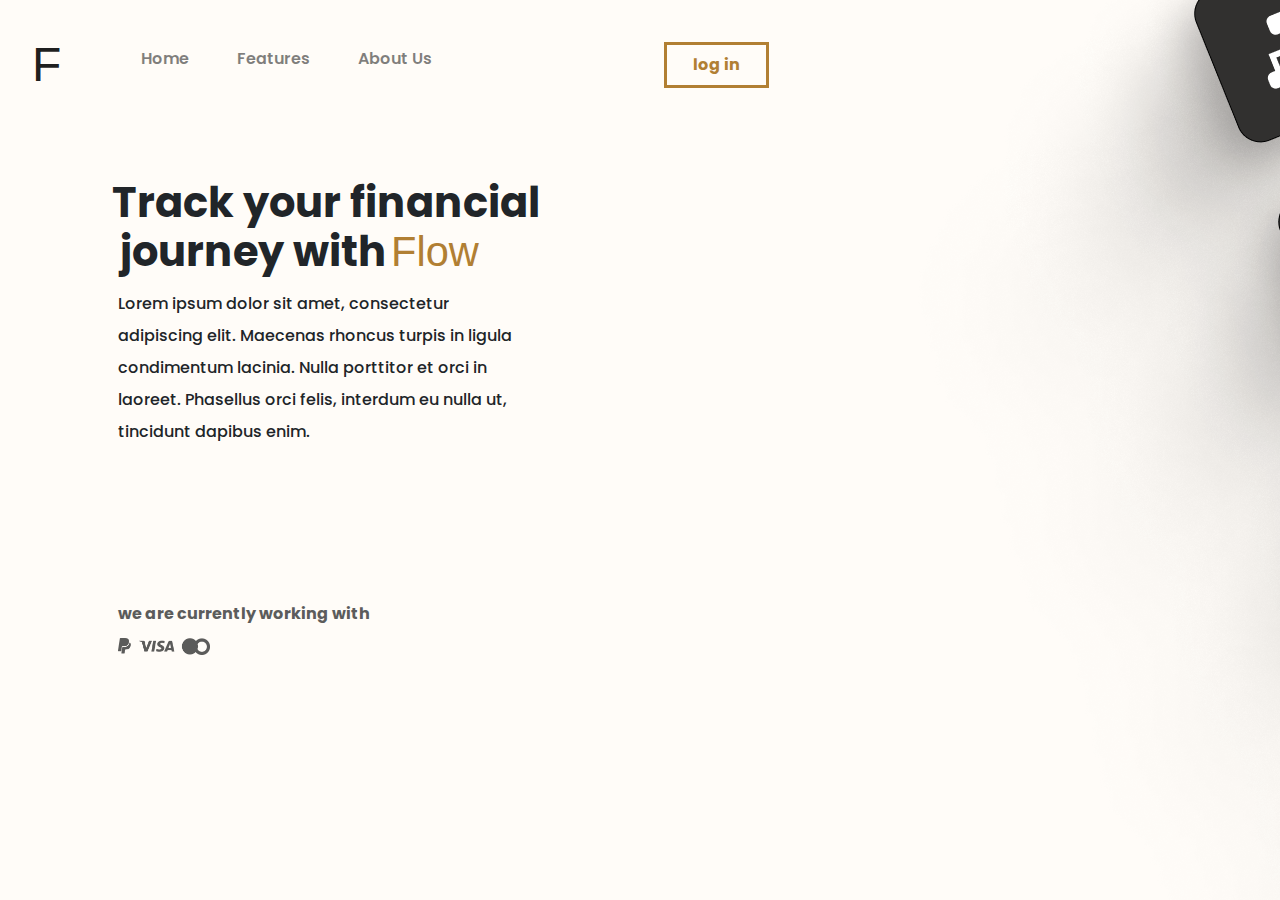
<file: Flow-Directory-Updated [12-16-22]/Index.html>
<!DOCTYPE html>
<head>
    <meta charset="UTF-8">
    <meta http-equiv="X-UA-Compatible" content="IE=edge">
    <meta name="viewport" content="width=device-width, initial-scale=1.0">

    <link rel="icon" href="flow-white.png">
    <link href="https://fonts.googleapis.com/icon?family=Material+Icons"
      rel="stylesheet">
    <link href="https://fonts.googleapis.com/css2?family=Material+Symbols+Outlined" rel="stylesheet" />

     <!-- Bootstrap CSS -->
     <link rel="stylesheet" href="https://cdn.jsdelivr.net/npm/bootstrap@4.0.0/dist/css/bootstrap.min.css" 
     integrity="sha384-Gn5384xqQ1aoWXA+058RXPxPg6fy4IWvTNh0E263XmFcJlSAwiGgFAW/dAiS6JXm" crossorigin="anonymous">

    <!--STYLESHEET-->
    <link rel="stylesheet" href="css/landing-style.css">

    <title>Flow Finance</title>

</head>
<body>
    <!-- Optional JavaScript -->
    <!-- jQuery first, then Popper.js, then Bootstrap JS -->
    <script src="https://code.jquery.com/jquery-3.2.1.slim.min.js" integrity="sha384-KJ3o2DKtIkvYIK3UENzmM7KCkRr/rE9/Qpg6aAZGJwFDMVNA/GpGFF93hXpG5KkN"
     crossorigin="anonymous"></script>
    <script src="https://cdn.jsdelivr.net/npm/popper.js@1.12.9/dist/umd/popper.min.js" integrity="sha384-ApNbgh9B+Y1QKtv3Rn7W3mgPxhU9K/ScQsAP7hUibX39j7fakFPskvXusvfa0b4Q" 
    crossorigin="anonymous"></script>
    <script src="https://cdn.jsdelivr.net/npm/bootstrap@4.0.0/dist/js/bootstrap.min.js" integrity="sha384-JZR6Spejh4U02d8jOt6vLEHfe/JQGiRRSQQxSfFWpi1MquVdAyjUar5+76PVCmYl" 
    crossorigin="anonymous"></script>

<!--NAVBAR-->
    <nav class="navbar navbar-expand-lg navbar-light">
        <a class="navbar-brand logo" href="#">F</a>
        <button class="navbar-toggler" type="button" data-toggle="collapse" data-target="#navbarNav" aria-controls="navbarNav" aria-expanded="false" aria-label="Toggle navigation">
          <span class="navbar-toggler-icon"></span>
        </button>
        <div class="collapse navbar-collapse" id="navbarNav">
          <ul class="navbar-nav">
            <li class="nav-item ">
              <a class="nav-link" href="Index.html">Home <span class="sr-only"></span></a>
            </li>
            <li class="nav-item">
              <a class="nav-link" href="Features.html">Features</a>
            </li>
            <li class="nav-item">
              <a class="nav-link" href="About-us.html">About Us</a>
            </li>
            <li>
                <form>
                    <button formaction="log-in.html" class="add-button outlined" value="log in">log in </button>
                </form>
            </li>

          </ul>
        </div>
      </nav>

    <!--CONTENT-->
    <div class="texts">
        <h1 class="big-texts">Track your financial</h1>
        <span class="big-texts span-t">journey with</span>
        <span class="text-highlight">Flow</span>
        <p class="small-texts">
            Lorem ipsum dolor sit amet, consectetur adipiscing elit. Maecenas rhoncus 
            turpis in ligula condimentum lacinia. Nulla porttitor et orci in laoreet. Phasellus orci felis, interdum eu nulla ut, tincidunt dapibus enim. 
        </p>

        <p class="notes">we are currently working with</p>
        <img src="media/icons-1.png" class="small-icons">
    </div>
     
      
</body>
</html>
</file>
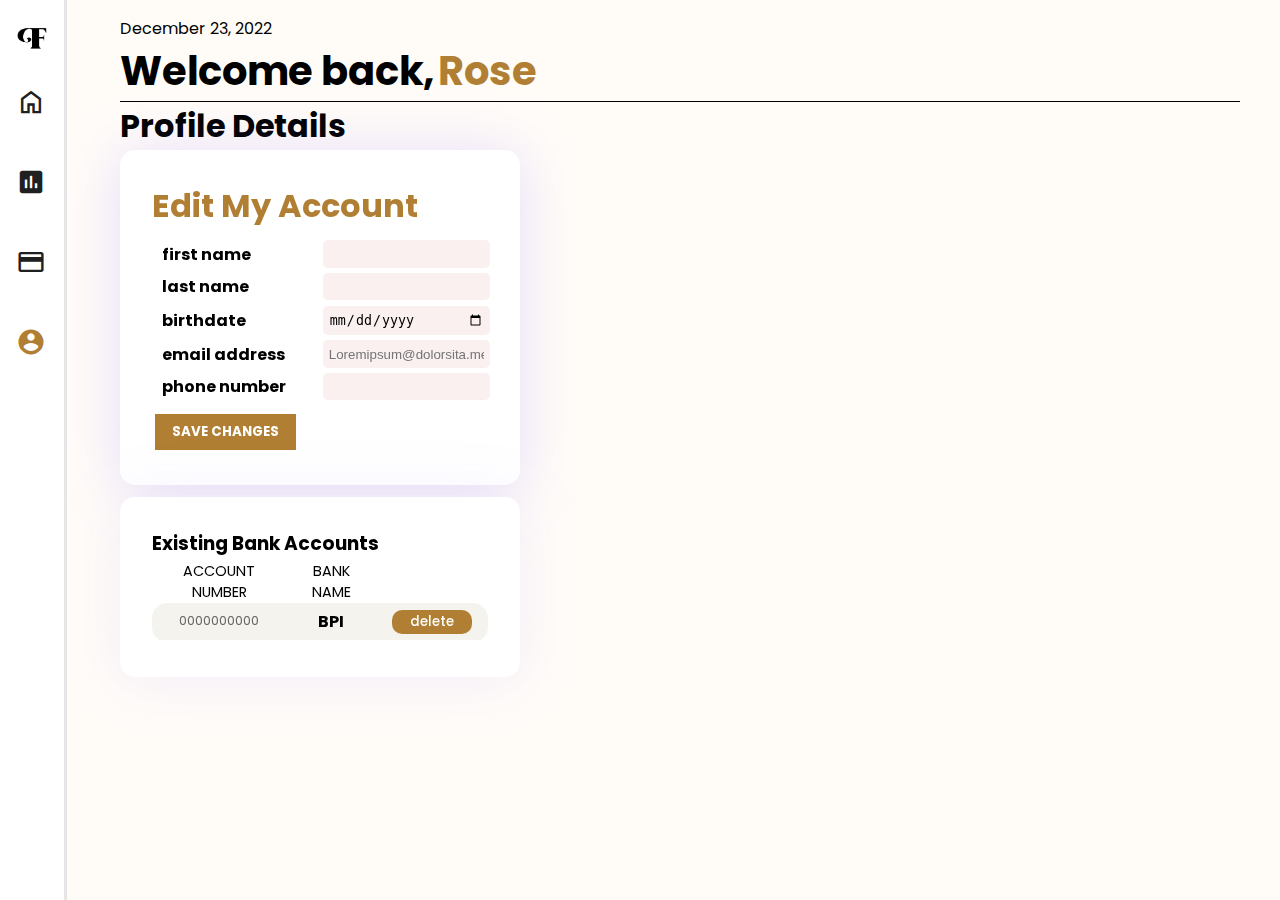
<file: Flow-Directory-Updated [12-16-22]/accounts-edit.html>
<!DOCTYPE html>
<html lang="en">
<head>
    <meta charset="UTF-8">
    <meta http-equiv="X-UA-Compatible" content="IE=edge">
    <meta name="viewport" content="width=device-width, initial-scale=1.0">
    
    <link rel="icon" href="flow-white.png">
    <link href="https://fonts.googleapis.com/icon?family=Material+Icons"
      rel="stylesheet">
    <link href="https://fonts.googleapis.com/css2?family=Material+Symbols+Outlined" rel="stylesheet" />

    <!--STYLESHEET-->
    <link rel="stylesheet" href="css/Nav-Head.css"/>
    <link rel="stylesheet" href="css/profile.css"/>

    <title>Flow | Profile Details</title>
</head>
<body>
     <!--NAVBAR-->  
<nav class="navbar">
    <ul class="navbar-nav">
        <li class="">
        <img src="flow-logo.png" class="logo">
        </li>

        <li class="nav-item">
        <a href="home.html" class="nav-link">
            <span class="material-symbols-outlined ">home</span>
        </a>
        </li>

        <li class="nav-item">
        <a href="statistics.html" class="nav-link">
            <span class="material-icons ">insert_chart_outlined</span>
        </a>
        </li>

        <li class="nav-item">
        <a href="transactions.html" class="nav-link">
            <span class="material-symbols-outlined">credit_card</span>
        </a>
        </li>

        <li class="nav-item">
        <a href="accounts.html" class="nav-link">
            <span class="material-icons ic-highlight">account_circle</span>
        </a>
        </li>
    </ul>
    </nav>
<!--CONTENT-->
<main>
    <!--header-->
        <div class="header">
            <!--php code for date today-->
            <p class="p-head"> December 23, 2022</p>
            <span class="Span-Bold">Welcome back,</span>
            <!--php code for FIRST NAME-->
            <span class="Span-Bold highlight"> Rose
            </span>
        </div>
        <h1 class="head-title">
          Profile Details
        </h1>
        <div class="profile-cont">
            <h1 class="head-title title-highlight">Edit My Account</h1>
            <!--EDIT ACCOUNT--> 
            <form>
                <table class="acc-table">
                    <tr>
                        <td class="acc-head"> first name</td>
                        <td><input type="text" class="input-acc" required></td>
                    </tr>
                    <tr>
                        <td class="acc-head">last name</td>
                        <td><input type="text" class="input-acc" required></td>
                    </tr>
                    <tr>
                        <td class="acc-head">birthdate</td>
                        <td><input type=date step=7 min=2004-01-01 class="input-acc" required></td>
                    </tr>
                    <tr>
                        <td class="acc-head"> email address</td>
                        <td> <input type="text" placeholder="Loremipsum@dolorsita.met" class="input-acc" required></td>
                    </tr>
                    <tr>
                        <td class="acc-head">phone number</td>
                        <td><input type="text" class="input-acc" name="contact" required></td>
                    </tr>
                   

                    </table>
    
                    <!--button-->
                    <input type="submit" value="SAVE CHANGES" class="add-button save"> 
    
                </form> 
        </div>  


        <div class="quick-acc">
            <h3 class="small-title-black">Existing Bank Accounts</h3>
            <table class="transaction">
                <thead class="transc-head">
                    <tr>
                        <td>ACCOUNT NUMBER</td>
                        <td>BANK NAME</td>
                        <td></td>
                    </tr>
                </thead>
                <tbody class="body-tr">
                    <tr class="data-row">
                        <td class="td-desc">0000000000</td>
                        <td class="td-highlight">BPI</td>

                        <td class="transc-delete">
                            <form action="transc-delete.php?" method="post">
                                <input type="hidden" name="transaction_id" value="<?php $row['transaction_id'] ?>">
                                <input class="delete-button" type="submit" name="delete" value="delete">
                            </form>
                        </td>     

                    </tr>  
                </tbody>

            </table>
        </div>
        
        
    
</body>
</html>
</file>
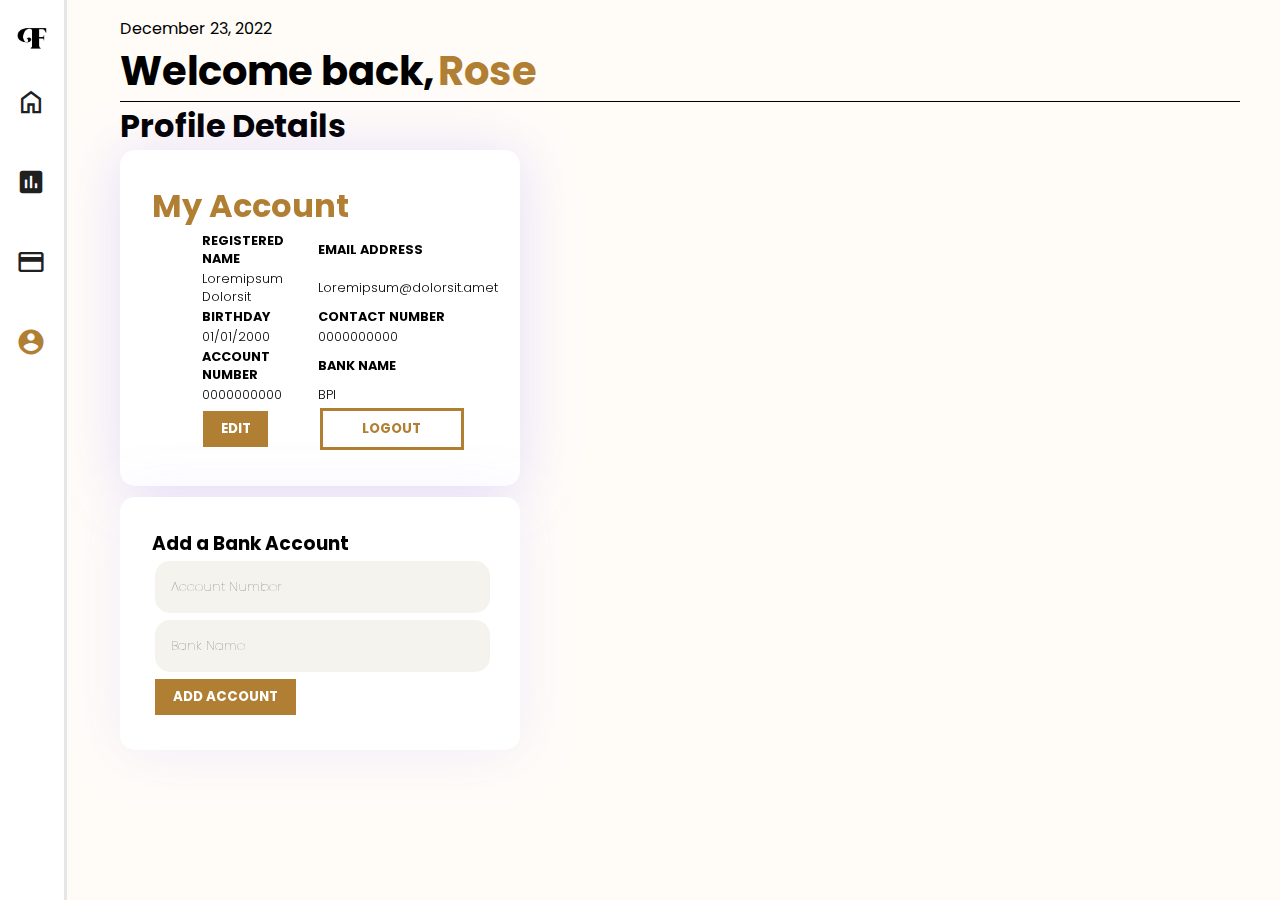
<file: Flow-Directory-Updated [12-16-22]/accounts.html>
<!DOCTYPE html>
<html lang="en">
<head>
    <meta charset="UTF-8">
    <meta http-equiv="X-UA-Compatible" content="IE=edge">
    <meta name="viewport" content="width=device-width, initial-scale=1.0">
    
    <link rel="icon" href="flow-white.png">
    <link href="https://fonts.googleapis.com/icon?family=Material+Icons"
      rel="stylesheet">
    <link href="https://fonts.googleapis.com/css2?family=Material+Symbols+Outlined" rel="stylesheet" />

    <!--STYLESHEET-->
    <link rel="stylesheet" href="css/Nav-Head.css"/>
    <link rel="stylesheet" href="css/profile.css"/>

    <title>Flow | Profile Details</title>
</head>
<body>

    <!--NAVBAR-->  
<nav class="navbar">
    <ul class="navbar-nav">
        <li class="">
        <img src="flow-logo.png" class="logo">
        </li>

        <li class="nav-item">
        <a href="home.html" class="nav-link">
            <span class="material-symbols-outlined ">home</span>
        </a>
        </li>

        <li class="nav-item">
        <a href="statistics.html" class="nav-link">
            <span class="material-icons ">insert_chart_outlined</span>
        </a>
        </li>

        <li class="nav-item">
        <a href="transactions.html" class="nav-link">
            <span class="material-symbols-outlined">credit_card</span>
        </a>
        </li>

        <li class="nav-item">
        <a href="accounts.html" class="nav-link">
            <span class="material-icons ic-highlight">account_circle</span>
        </a>
        </li>
    </ul>
    </nav>
<!--CONTENT-->
<main>
    <!--header-->
        <div class="header">
            <!--php code for date today-->
            <p class="p-head"> December 23, 2022</p>
            <span class="Span-Bold">Welcome back,</span>
            <!--php code for FIRST NAME-->
            <span class="Span-Bold highlight"> Rose
            </span>
        </div>
        <h1 class="head-title">
          Profile Details
        </h1>
        <div class="profile-cont">
            <h1 class="head-title title-highlight">My Account</h1>
            <table class="profile-table">
                <tr class="profile-tr">
                    <td class="profile-tr bold">REGISTERED NAME</td>
                    <td class="bold">EMAIL ADDRESS</td>
                </tr>
                <tr>
                    <td class="light">Loremipsum Dolorsit</td>
                    <td class="light">Loremipsum@dolorsit.amet</td>
                </tr>
                <tr>
                    <td class="bold">BIRTHDAY</td>
                    <td class="bold">CONTACT NUMBER</td>
                </tr>
                <tr>
                    <td class="light">01/01/2000</td>
                    <td class="light">0000000000</td>
                </tr>
                <!--loop depending on how many accounts-->
                <tr>
                    <td class="bold">ACCOUNT NUMBER</td>
                    <td class="bold">BANK NAME</td>
                </tr>
                <tr>
                    <td class="light">0000000000</td>
                    <td class="light">BPI</td>
                </tr>
                <tr>
                    <td>
                        <form>
                            <button formaction="accounts-edit.php" class="add-button" value="EDIT">EDIT</button>
                        </form>
                      
                    </td>
                    <td>
                        <form>
                            <input class="add-button outlined"type="submit" value="LOGOUT">
                        </form>
                    </td>
                </tr>
            </table>
        </div>
        <div class="quick-acc">
            <h3 class="small-title-black">Add a Bank Account</h3>
            <form >
                <input class="rounded-form" type="text" name="Acc_num" placeholder="Account Number"><br>
                <input class="rounded-form" type="text" name="Bank_name" placeholder="Bank Name"><br>
                <input class="add-button save" type="submit" value="ADD ACCOUNT">
            </form>
        </div>
</body>
</html>
</file>
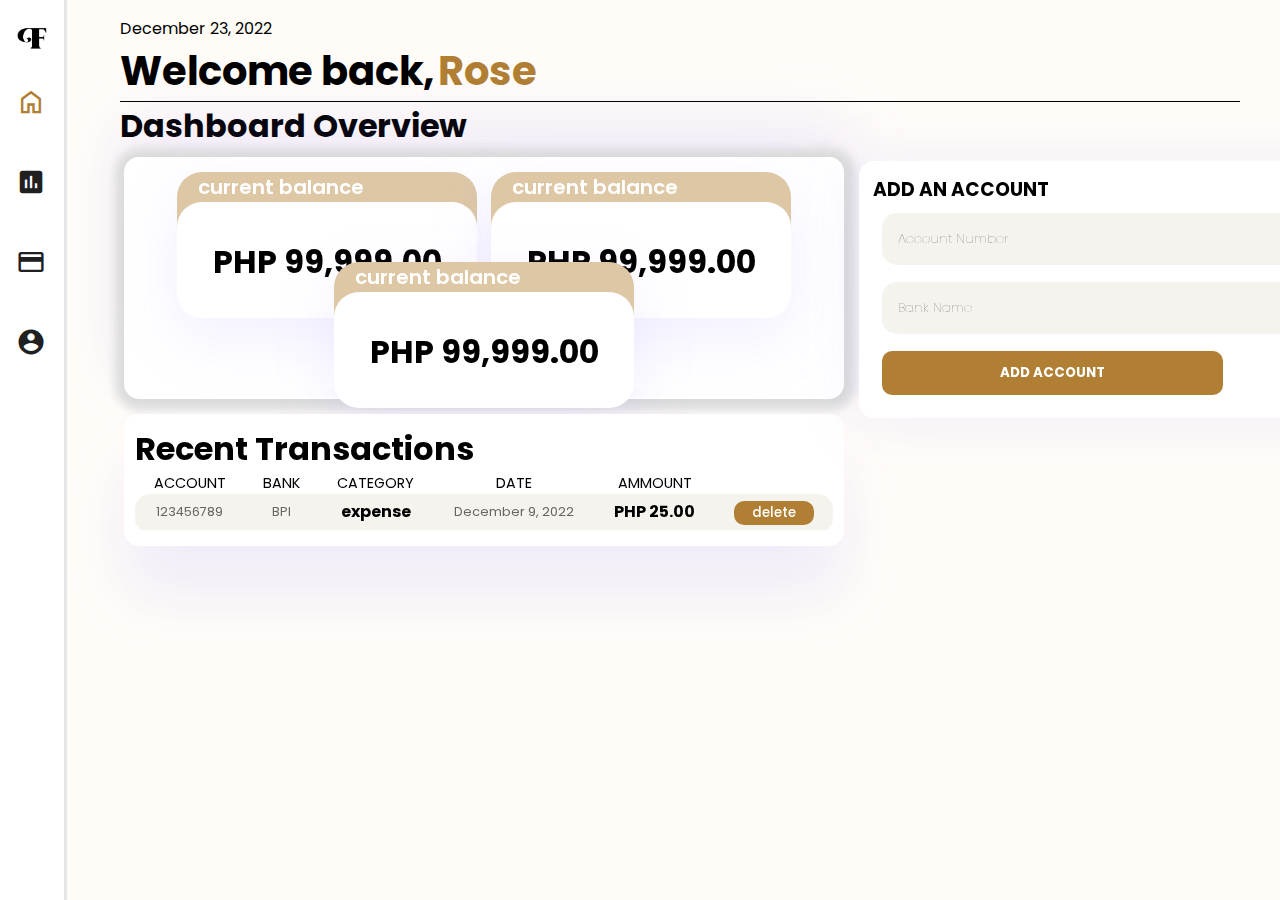
<file: Flow-Directory-Updated [12-16-22]/home.html>
<!DOCTYPE html>
<html lang="en">
<head>
    <meta charset="UTF-8">
    <meta http-equiv="X-UA-Compatible" content="IE=edge">
    <meta name="viewport" content="width=device-width, initial-scale=1.0">

    <link rel="icon" href="flow-white.png">
    <link href="https://fonts.googleapis.com/icon?family=Material+Icons"
      rel="stylesheet">
    <link href="https://fonts.googleapis.com/css2?family=Material+Symbols+Outlined" rel="stylesheet" />

    <!--STYLESHEET-->
    <link rel="stylesheet" href="css/Nav-Head.css"/>
    <link rel="stylesheet" href="css/Main-Hero.css"/>
    
    <title>Flow | Home</title>
</head>
<body>

<!--NAVBAR-->  
<nav class="navbar">
    <ul class="navbar-nav">
        <li class="">
        <img src="flow-logo.png" class="logo">
        </li>

        <li class="nav-item">
        <a href="home.html" class="nav-link">
            <span class="material-symbols-outlined ic-highlight">home</span>
        </a>
        </li>

        <li class="nav-item">
        <a href="statistics.html" class="nav-link">
            <span class="material-icons">insert_chart_outlined</span>
        </a>
        </li>

        <li class="nav-item">
        <a href="transactions.html" class="nav-link">
            <span class="material-symbols-outlined">credit_card</span>
        </a>
        </li>

        <li class="nav-item">
        <a href="accounts.html" class="nav-link">
            <span class="material-icons">account_circle</span>
        </a>
        </li>
    </ul>
    </nav>
      
  <!--CONTENT-->
      <main>
      <!--header-->
          <div class="header">
              <!--php code for date today-->
              <p class="p-head"> December 23, 2022</p>
              <span class="Span-Bold">Welcome back,</span>
              <!--php code for FIRST NAME-->
              <span class="Span-Bold highlight"> Rose
              </span>
          </div>
          <h1 class="head-title">
            Dashboard Overview
          </h1>
<!--MAIN DASHBOARD-->
    <div class="Hero-Main">
        <!--LEFT SIDE-->
            <div class="Left-Hero">    
                <!--BALANCE CARDS-->
                <div class="balance-container">
                    <div class="balance-card">
                        <h3 class="bal-title">current balance</h3>
                        <div class="bal-card1">
                            <h1 class="balance">
                                PHP 99,999.00
                            </h1>
                        </div>
                    </div>
                    <div class="balance-card">
                        <h3 class="bal-title">current balance</h3>
                        <div class="bal-card1">
                            <h1 class="balance">
                                PHP 99,999.00
                            </h1>
                        </div>
                    </div>                    
                    <div class="balance-card">
                        <h3 class="bal-title">current balance</h3>
                        <div class="bal-card1">
                            <h1 class="balance">
                                PHP 99,999.00
                            </h1>
                        </div>
                    </div> 
                </div>  
                <!--TRANSACTION HISTORY-->
                <div class="transc-history">
                    <h1 class="head-title">
                        Recent Transactions
                    </h1>
                    <table class="transaction">
                        <thead class="transc-head">
                            <tr>
                                <td>ACCOUNT</td>
                                <td>BANK</td>
                                <td>CATEGORY</td>
                                <td>DATE</td>
                                <td>AMMOUNT</td>
                                <td></td>
                            </tr>
                        </thead>
                        <tbody>
                            <tr class="data-row">
                                <td class="td-desc">123456789</td>
                                <td class="td-desc">BPI</td>
                                <td class="td-highlight">expense</td>
                                <td class="td-desc">December 9, 2022</td>
                                <td class="td-highlight">PHP 25.00</td>
    
                                <td class="transc-delete">
                                    <form action="transc-delete.php?" method="post">
                                        <input type="hidden" name="transaction_id" value="<?php $row['transaction_id'] ?>">
                                        <input class="delete-button" type="submit" name="delete" value="delete">
                                    </form>
                                </td>     
                                
                            </tr>                                   
                        </tbody>
                    </table>
                </div>
            </div>
   
   <!--RIGHT SIDE -->
           <div class="Right-Hero">
                <!--QUICK ACTIONS-->
                <div class="quick-acc">
                    <h3 class="small-title-black">ADD AN ACCOUNT</h3>
                    <form >
                        <input class="rounded-form" type="text" name="Acc_num" placeholder="Account Number"><br>
                        <input class="rounded-form" type="text" name="Bank_name" placeholder="Bank Name"><br>
                        <input class="add-button" type="submit" value="ADD ACCOUNT">
                    </form>
                </div>
           </div>
   
       </div>
      </main>
</body>
</html>
</file>
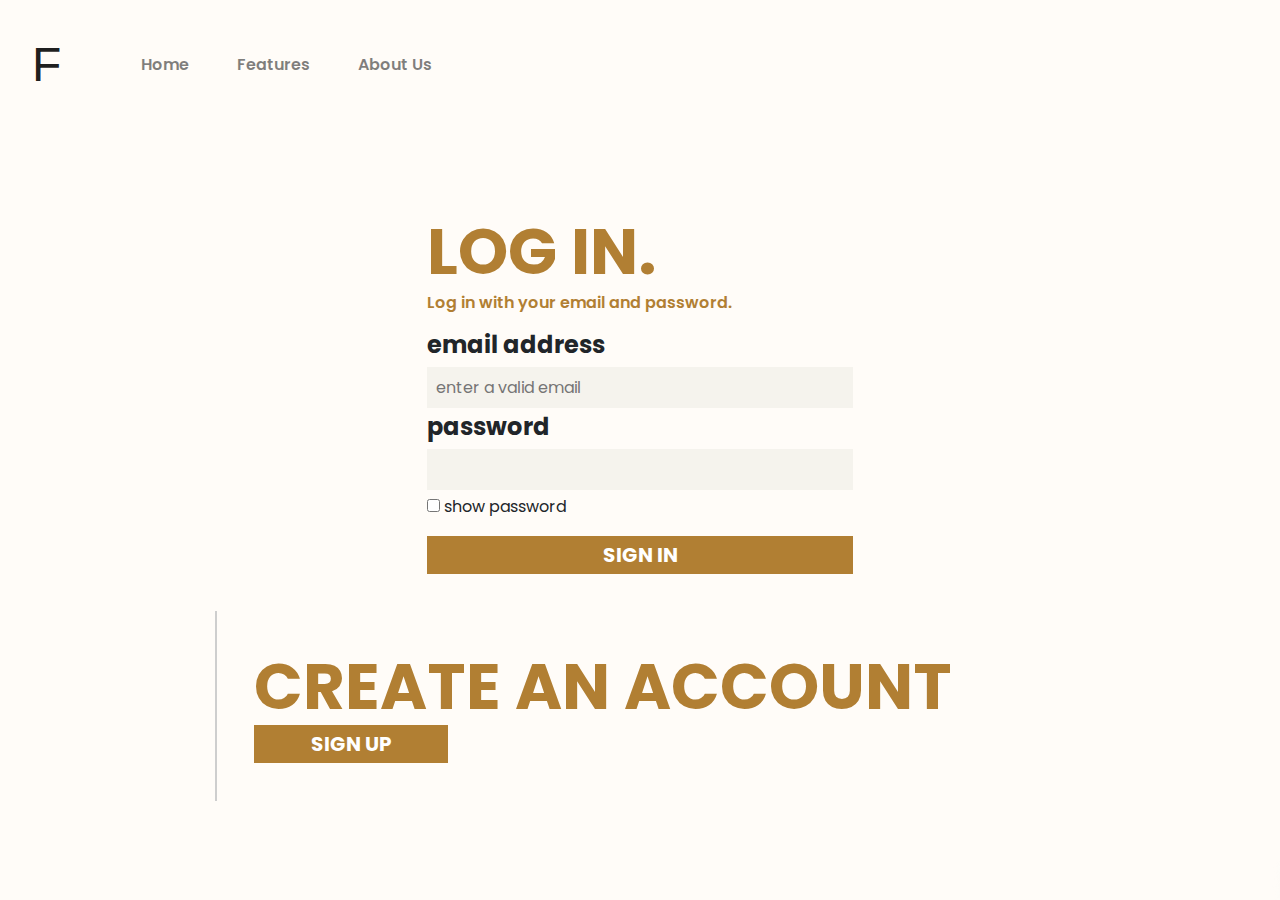
<file: Flow-Directory-Updated [12-16-22]/log-in.html>
<!DOCTYPE html>
<html lang="en">
<head>
    <meta charset="UTF-8">
    <meta http-equiv="X-UA-Compatible" content="IE=edge">
    <meta name="viewport" content="width=device-width, initial-scale=1.0">

    <link rel="icon" href="flow-white.png">
    <link href="https://fonts.googleapis.com/icon?family=Material+Icons"
      rel="stylesheet">
    <link href="https://fonts.googleapis.com/css2?family=Material+Symbols+Outlined" rel="stylesheet" />

     <!-- Bootstrap CSS -->
     <link rel="stylesheet" href="https://cdn.jsdelivr.net/npm/bootstrap@4.0.0/dist/css/bootstrap.min.css" 
     integrity="sha384-Gn5384xqQ1aoWXA+058RXPxPg6fy4IWvTNh0E263XmFcJlSAwiGgFAW/dAiS6JXm" crossorigin="anonymous">

    <!--STYLESHEET-->
    <link rel="stylesheet" href="css/landing-style.css">
    <link rel="stylesheet" href="css/login-style.css">

    <title>Flow Finance</title>

</head>
<body>
    <!-- Optional JavaScript -->
    <!-- jQuery first, then Popper.js, then Bootstrap JS -->
    <script src="https://code.jquery.com/jquery-3.2.1.slim.min.js" integrity="sha384-KJ3o2DKtIkvYIK3UENzmM7KCkRr/rE9/Qpg6aAZGJwFDMVNA/GpGFF93hXpG5KkN"
     crossorigin="anonymous"></script>
    <script src="https://cdn.jsdelivr.net/npm/popper.js@1.12.9/dist/umd/popper.min.js" integrity="sha384-ApNbgh9B+Y1QKtv3Rn7W3mgPxhU9K/ScQsAP7hUibX39j7fakFPskvXusvfa0b4Q" 
    crossorigin="anonymous"></script>
    <script src="https://cdn.jsdelivr.net/npm/bootstrap@4.0.0/dist/js/bootstrap.min.js" integrity="sha384-JZR6Spejh4U02d8jOt6vLEHfe/JQGiRRSQQxSfFWpi1MquVdAyjUar5+76PVCmYl" 
    crossorigin="anonymous"></script>

<!--NAVBAR-->
    <nav class="navbar navbar-expand-lg navbar-light">
        <a class="navbar-brand logo" href="#">F</a>
        <button class="navbar-toggler" type="button" data-toggle="collapse" data-target="#navbarNav" aria-controls="navbarNav" aria-expanded="false" aria-label="Toggle navigation">
          <span class="navbar-toggler-icon"></span>
        </button>
        <div class="collapse navbar-collapse" id="navbarNav">
          <ul class="navbar-nav">
            <li class="nav-item ">
              <a class="nav-link" href="Index.html">Home <span class="sr-only"></span></a>
            </li>
            <li class="nav-item">
              <a class="nav-link" href="Features.html">Features</a>
            </li>
            <li class="nav-item">
              <a class="nav-link" href="About-us.html">About Us</a>
            </li>

          </ul>
        </div>
      </nav>

    <!--CONTENT-->
    <div class="log-in-container">
        <!--right side-->
            <div class="right-log">
            <form action="log-in_auth.php" method="post">
                <h1>LOG IN.</h1>
                <p>Log in with your email and password.</p>
        
                <h4>email address</h4>
                    <input type="text" placeholder="enter a valid email" class="log-input" name="email" required>
                <h4>password</h4>
                    <input type="password" class="log-input" name="password" required>
                <br>
        
                <input type="checkbox"> show password
                <br>
                <input type="submit" value="SIGN IN" class="sign-in-button">
            </form>    
            </div>
        
        <!--left side-->
            <div class="left-log">
                <h1>CREATE AN ACCOUNT</h1>
                <form action="Sign-Up.html">
                    <button class="sign-in-button bt1">SIGN UP</button>
                </form>
            </div>
        </div>

</body>
</html>
</file>
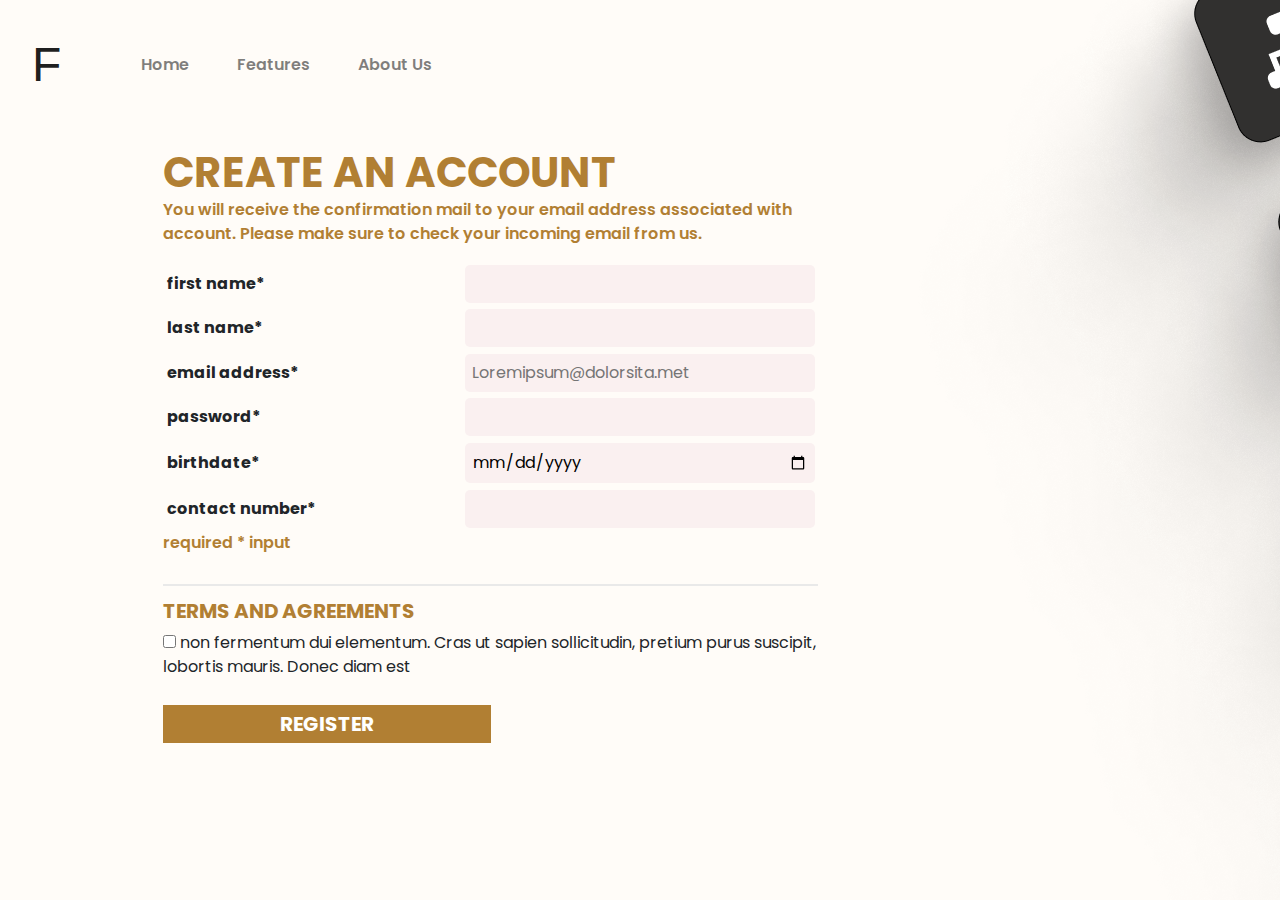
<file: Flow-Directory-Updated [12-16-22]/SIgn-Up.html>
<!DOCTYPE html>
<html lang="en">
<head>
    <meta charset="UTF-8">
    <meta http-equiv="X-UA-Compatible" content="IE=edge">
    <meta name="viewport" content="width=device-width, initial-scale=1.0">

    <link rel="icon" href="flow-white.png">
    <link href="https://fonts.googleapis.com/icon?family=Material+Icons"
      rel="stylesheet">
    <link href="https://fonts.googleapis.com/css2?family=Material+Symbols+Outlined" rel="stylesheet" />

     <!-- Bootstrap CSS -->
     <link rel="stylesheet" href="https://cdn.jsdelivr.net/npm/bootstrap@4.0.0/dist/css/bootstrap.min.css" 
     integrity="sha384-Gn5384xqQ1aoWXA+058RXPxPg6fy4IWvTNh0E263XmFcJlSAwiGgFAW/dAiS6JXm" crossorigin="anonymous">

    <!--STYLESHEET-->
    <link rel="stylesheet" href="css/landing-style.css">
    <link rel="stylesheet" href="css/SIgn-Up.css">

    <title>Flow Finance</title>

</head>
<body>
    <!-- Optional JavaScript -->
    <!-- jQuery first, then Popper.js, then Bootstrap JS -->
    <script src="https://code.jquery.com/jquery-3.2.1.slim.min.js" integrity="sha384-KJ3o2DKtIkvYIK3UENzmM7KCkRr/rE9/Qpg6aAZGJwFDMVNA/GpGFF93hXpG5KkN"
     crossorigin="anonymous"></script>
    <script src="https://cdn.jsdelivr.net/npm/popper.js@1.12.9/dist/umd/popper.min.js" integrity="sha384-ApNbgh9B+Y1QKtv3Rn7W3mgPxhU9K/ScQsAP7hUibX39j7fakFPskvXusvfa0b4Q" 
    crossorigin="anonymous"></script>
    <script src="https://cdn.jsdelivr.net/npm/bootstrap@4.0.0/dist/js/bootstrap.min.js" integrity="sha384-JZR6Spejh4U02d8jOt6vLEHfe/JQGiRRSQQxSfFWpi1MquVdAyjUar5+76PVCmYl" 
    crossorigin="anonymous"></script>

<!--NAVBAR-->
    <nav class="navbar navbar-expand-lg navbar-light">
        <a class="navbar-brand logo" href="#">F</a>
        <button class="navbar-toggler" type="button" data-toggle="collapse" data-target="#navbarNav" aria-controls="navbarNav" aria-expanded="false" aria-label="Toggle navigation">
          <span class="navbar-toggler-icon"></span>
        </button>
        <div class="collapse navbar-collapse" id="navbarNav">
          <ul class="navbar-nav">
            <li class="nav-item ">
              <a class="nav-link" href="Index.html">Home <span class="sr-only"></span></a>
            </li>
            <li class="nav-item">
              <a class="nav-link" href="Features.html">Features</a>
            </li>
            <li class="nav-item">
              <a class="nav-link" href="About-us.html">About Us</a>
            </li>

          </ul>
        </div>
      </nav>

    <!--CONTENT-->
    <div class="sign-up-all">
        <div class="Sign-up-container">
            <div class="Sign-up-content">
                <h1>CREATE AN ACCOUNT</h1>
                <p>You will receive the confirmation mail to your email address associated with account. 
                    Please make sure to check your incoming email from us. </p>
                    
                <div class="sign-up-table">
                    <form action="Sign-Up_action.php" method="post">
                    <table class="sign-table">
                        <tr>
                            <td class="sign-head"> first name*</td>
                            <td> <input type="text" placeholder="" class="input-sign" id="first_name" name="first_name" required></td>
                        </tr>
                        <tr>
                            <td class="sign-head"> last name*</td>
                            <td> <input type="text" placeholder="" class="input-sign" id="last_name" name="last_name" required></td>
                        </tr>
                        <tr>
                            <td class="sign-head"> email address*</td>
                            <td> <input type="text" placeholder="Loremipsum@dolorsita.met" class="input-sign" id="email" name="email" required></td>
                        </tr>
                        <tr>
                            <td class="sign-head"> password*</td>
                            <td><input type="password" class="input-sign" id="password" name="password" required></td>
                        </tr>
                        <tr>
                            <td class="sign-head">birthdate*</td>
                            <td><input type=date step=7 min=2004-01-01 class="input-sign" id="birthdate" name="birthdate" required></td>
                        </tr>
                        <tr>
                            <td class="sign-head"> contact number*</td>
                            <td><input type="text" class="input-sign" id="contact_num" name="contact_num" required ></td>
                        </tr>
                    </table>
                    <p>required * input</p>
                </div>
            </div>
    
            <h5>TERMS AND AGREEMENTS</h5>
            <span><input type="checkbox" required></span>
            <span>non fermentum dui elementum. Cras ut sapien sollicitudin, pretium purus suscipit, lobortis mauris. 
                Donec diam est 
            </span>
            <br>
            <!--Buttons-->
            <input type="submit" class="sign-button" value="REGISTER">
        </form>
        </div>
    </div>
    </body>
    </html>
</file>
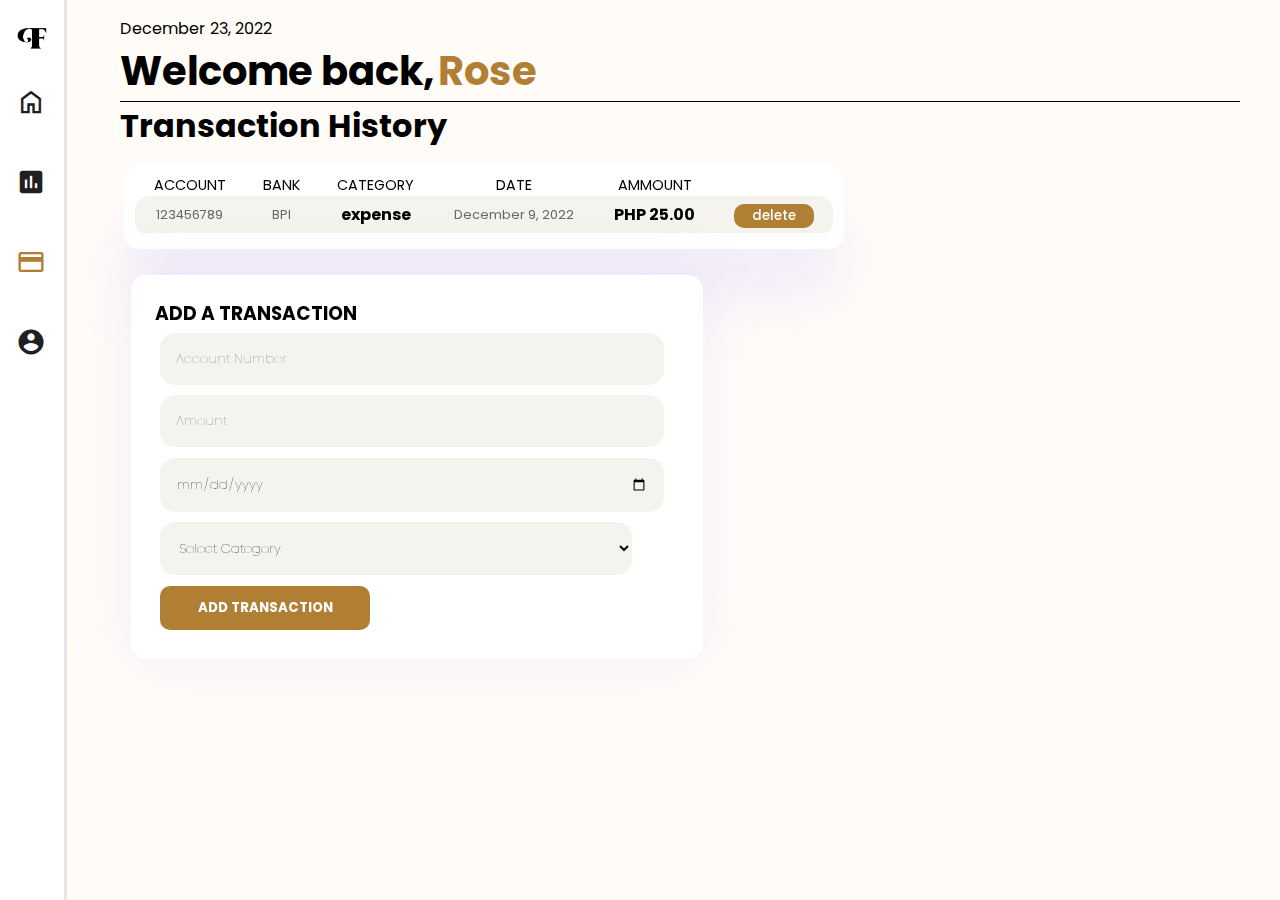
<file: Flow-Directory-Updated [12-16-22]/transactions.html>
<!DOCTYPE html>
<html lang="en">
<head>
    <meta charset="UTF-8">
    <meta http-equiv="X-UA-Compatible" content="IE=edge">
    <meta name="viewport" content="width=device-width, initial-scale=1.0">
    
    <link rel="icon" href="flow-white.png">
    <link href="https://fonts.googleapis.com/icon?family=Material+Icons"
      rel="stylesheet">
    <link href="https://fonts.googleapis.com/css2?family=Material+Symbols+Outlined" rel="stylesheet" />

    <!--STYLESHEET-->
    <link rel="stylesheet" href="css/Nav-Head.css"/>
    <link rel="stylesheet" href="css/Main-Hero.css"/>
    
    <title>Flow | Transactions</title>
</head>
<body>
<!--NAVBAR-->  
<nav class="navbar">
    <ul class="navbar-nav">
        <li class="">
        <img src="flow-logo.png" class="logo">
        </li>

        <li class="nav-item">
        <a href="home.html" class="nav-link">
            <span class="material-symbols-outlined ">home</span>
        </a>
        </li>

        <li class="nav-item">
        <a href="statistics.html" class="nav-link">
            <span class="material-icons ">insert_chart_outlined</span>
        </a>
        </li>

        <li class="nav-item">
        <a href="transactions.html" class="nav-link">
            <span class="material-symbols-outlined ic-highlight">credit_card</span>
        </a>
        </li>

        <li class="nav-item">
        <a href="accounts.html" class="nav-link">
            <span class="material-icons">account_circle</span>
        </a>
        </li>
    </ul>
    </nav>
<!--CONTENT-->
<main>
    <!--header-->
        <div class="header">
            <!--php code for date today-->
            <p class="p-head"> December 23, 2022</p>
            <span class="Span-Bold">Welcome back,</span>
            <!--php code for FIRST NAME-->
            <span class="Span-Bold highlight"> Rose
            </span>
        </div>
        <h1 class="head-title">
          Transaction History
        </h1>
        <div class="Hero-Main">
            <!--LEFT SIDE-->
                <div class="Left-Hero">    
                    <!--TRANSACTION HISTORY-->
                    <div class="transc-history">
                        <table class="transaction">
                            <thead class="transc-head">
                                <tr>
                                    <td>ACCOUNT</td>
                                    <td>BANK</td>
                                    <td>CATEGORY</td>
                                    <td>DATE</td>
                                    <td>AMMOUNT</td>
                                    <td></td>
                                </tr>
                            </thead>
                            <tbody>
                                <tr class="data-row">
                                    <td class="td-desc">123456789</td>
                                    <td class="td-desc">BPI</td>
                                    <td class="td-highlight">expense</td>
                                    <td class="td-desc">December 9, 2022</td>
                                    <td class="td-highlight">PHP 25.00</td>
        
                                    <td class="transc-delete">
                                        <form action="transc-delete.php?" method="post">
                                            <input type="hidden" name="transaction_id" value="<?php $row['transaction_id'] ?>">
                                            <input class="delete-button" type="submit" name="delete" value="delete">
                                        </form>
                                    </td>     
                                </tr>  

                            </tbody>
                        </table>
                    </div>
                </div>
<!--RIGHT SIDE -->
                <div class="Right-Hero">
                    <!--QUICK ACTIONS-->
                    <div class="quick-acc transc">
                        <h3 class="small-title-black">ADD A TRANSACTION</h3>
                        <form>
                            <input class="rounded-form" type="text" name="Acc_num" placeholder="Account Number"><br>
                            <input class="rounded-form" type="text" name="Amount" placeholder="Amount"><br>
                            
                            <input class="rounded-form" type="date" id="Date" name="Date" placeholder="2022-12-12">

                            <select class="rounded-form" id="Category" ariplaceholder="Category">
                                <option value="" disabled selected>Select Category</option>
                                <option value="expense">Expense</option>
                                <option value="income">Income</option>
                                <option value="housing">Housing</option>
                                <option value="transportation">Transportation</option>
                                <option value="food">Food & Drinks</option>
                                <option value="leisure">Leisure</option>
                            </select>
                            
                            
                            <input class="add-button" type="submit" value="ADD TRANSACTION">
                        </form>
                    </div>
                </div>

    
</body>
</html>
</file>
<file: Flow-Directory-Updated [12-16-22]/css/landing-style.css>
@import url('https://fonts.googleapis.com/css?family=Poppins:200,300,400,500,600,700,800,900&display=swap');
@import url('https://fonts.cdnfonts.com/css/kaoly-demo');

body{
    font-family: Poppins;
    background-image: url(../media/background-1.png);
    padding:1rem;
}
.logo{
    font-family: 'Kaoly Demo', sans-serif;
    font-size: 3rem;
    margin-right: 1.5em;
                                                
}.nav-item{
    font-weight: 600;
    color: black;
    padding-right: 2rem;
}

.add-button{
    width:40%;
    text-decoration: none;
    padding: 0.5rem;
    border-style: none;
    background-color: #B17F33;
    font-family: poppins;
    font-weight: 700;
    color: white;
    margin: 1%;
    cursor: pointer;
    transition: 0.3s;
    margin-left: 12rem;
}.add-button:hover{
    transition: 0.3s;
    width:50%;
}.outlined{
    border-style: solid;
    border-width: 3px;
    border-color: #B17F33;
    background: none;
    color: #B17F33;
}

.background-img{
    position: relative;
    width: 100%;
    height: 100vh;
    
}


.texts{
    margin-left: 6rem;
    margin-top: 4rem;
    line-height: 200%;
}.span-t{
    font-size:  clamp(2rem, 2vw + 1rem, 6rem);
    margin-left: 0.5rem;
}.big-texts{
    font-weight: bolder;
    font-size:  clamp(2rem, 2vw + 1rem, 6rem);
}.text-highlight{
    font-family: 'Kaoly Demo', sans-serif;
    font-size:  clamp(2rem, 2vw + 1rem, 5rem);
    color: #B17F33;
}.small-texts{
    font-weight: 500;
    max-width: 35%;
    margin-left: 0.5%;
    margin-top: 1%;
}.notes{
    font-size:  clamp(0.5rem, 1vw + 0.5rem, 1rem);
    font-weight: 700;
    color:#5c5c5c;
    margin-left: 0.5%;
    margin-top: 13%;
    margin-bottom: 0;
}.small-icons{
    width:8%;
    margin-left: 0.5%;
    opacity: 80%;
}


/* Small screens */
@media only screen and (max-width: 1000px) {
    .add-button{
        margin-left: 0;
        width: 20%;
    }.add-button:hover{
        width: 30%;
    }.texts{
        margin-left: 1rem;
        margin-top: 2rem;
    }.small-texts{
        max-width: 90%;
        margin-left: 2%;
        margin-top: 2%;
        
    }.small-icons{
        width: 25%;
    }.notes{
        margin-top: 25%;
    }
}
</file>
<file: Flow-Directory-Updated [12-16-22]/css/Nav-Head.css>
@import url('https://fonts.googleapis.com/css?family=Poppins:200,300,400,500,600,700,800,900&display=swap');

:root {
    --transition-speed: 600ms;
  }
  
  body {
    font-family: Poppins;
    background-color: #FFFCF8;
    margin: 0;
    padding: 0;
    
  } 
  main{
    margin-left: 5rem;
    padding: 1rem 2.5rem; 
    position: relative;
    z-index: 0;
  }
  
  p, h1,h2,h3{
    padding: 0;
    margin:  0;
  }

  .header{
    border-style: solid;
    border-color: black;
    border-width: 1px;
    border-top: none; border-right: none; border-left: none;
  }.p-head{
    font-size:  clamp(0.5rem, 0.75vw + 0.5rem, 1rem);
  }.head-title{
    font-size:  clamp(1.5rem, 2vw + 1rem, 2rem);
  }

  .Span-Bold{
    font-size:  clamp(2rem, 2vw + 1rem, 2.5rem);
    font-weight: 700;
  }.highlight{
    color:#B17F33
  }

  .material-symbols-outlined, .material-icons{
    font-size: 30px;
  }
 
  .navbar {
    position: fixed;
    background-color: white;
    transition: width 600ms ease;
    overflow: scroll;
    height: 100vh;
    z-index: 1;
  }
  
  .navbar-nav {
    list-style: none;
    padding: 0;
    margin: 0;
    display: flex;
    flex-direction: column;
    align-items: center;
  
  }

  .logo{
    width: 30px;
    display: flex;
    margin-top: 1.5rem;
  }
  
  .nav-item {
    width: 100%;
    align-items: center;
  }
.ic-highlight{
  color: #B17F33;
}
  
  .nav-link {   
    display: flex;
    align-items: center;
    height: 5rem;
    text-decoration: none;
    color: rgb(32, 32, 32);
    transition: var(--transition-speed);
  }.nav-link:hover{
    color: #B17F33;
    transition: 1;
  }

  /* Small screens */
  @media only screen and (max-width: 600px) {
    .navbar {
      bottom: 0;
      width: 100vw;
      height: 5rem;
      overflow: hidden;
      border-style: solid;
      border-left: none; border-right: none; border-bottom: none;
      border-color: #E6E6E6;
    }
  
    .logo {
      display: none;
    }
  
    .navbar-nav {
      flex-direction: row;
    }
  
    .nav-link {
      justify-content: center;
    }
  
    main {
      margin: 0;
    }
  }
  
  /* Large screens */
  @media only screen and (min-width: 600px) {
    .navbar {
      top: 0;
      width: 4rem;
      height: 100vh;
      overflow: hidden;
      border-style: solid;
      border-left: none; border-top: none; border-bottom: none;
      border-color: #E6E6E6;
    }
    .nav-item{
        margin-left: 50%;
        
    }
  }
</file>
<file: Flow-Directory-Updated [12-16-22]/css/profile.css>
.profile-table{
    font-size: 80%;
    margin-left: 2rem;
}
.profile-cont{
    background-color: white;
    padding: 2rem;
    width:30%;
    border-radius: 15px;
    filter: drop-shadow(0px 3px 30px rgba(123, 97, 255, 0.2));
}.profile-tr{
    width: 55%;
   
}.bold{
    font-weight: 700;
}.light{
    font-weight: 300;
}.title-highlight{
    color: #B17F33;
}

.quick-acc{
    margin-top: 1%;
    width: 30%;
    background-color: rgb(255, 255, 255);
    padding: 2rem;
    border-radius: 15px;
    filter: drop-shadow(0px 3px 30px rgba(123, 97, 255, 0.1));
    
}.rounded-form{
    width: 90%;
    padding: 1rem;
    margin: 1%;
    border-style: none;
    background-color: #F5F3ED;
    border-radius: 15px;
    font-family: poppins;
    font-weight: 100;
}


.add-button{
    width:80%;
    text-decoration: none;
    padding: 0.5rem;
    border-style: none;
    background-color: #B17F33;
    font-family: poppins;
    font-weight: 700;
    color: white;
    margin: 1%;
    cursor: pointer;
    transition: 0.3s;
}.add-button:hover{
    transition: 0.3s;
    width:100%;
}.outlined{
    border-style: solid;
    border-width: 3px;
    border-color: #B17F33;
    background: none;
    color: #B17F33;
}.save{
    width: 42%;
}.save:hover{
    width: 50%;
}


.acc-table{
    background-color: white;
    padding: 2%;
}.acc-table td{
    width: 40%;
    padding: 0.5%;
    margin: 1%; margin-left: 50%;
}.acc-head{
    font-weight: 700;
}

.input-acc{
    padding: 4%;
    width: 100%;
    border-style: solid;
    border: none;
    background-color: #faf0f0;
    border-radius: 5px;
}


.transaction{
    border-collapse:collapse;
    text-align: center;
    width: 100%;
    margin-top: 1%;
}.transc-head{
    font-weight: 400;
    font-size: 90% ;
}

.data-row{
    border-style: solid;
    border-top: none; border-right: none; border-left: none;
    border-color: white;
    border-width: 5px;
}.td-desc{
    font-weight: 400;
    color: rgb(102, 102, 102);
    font-size: 80%;
    height: 2rem;
}.td-highlight{
    font-weight: 700;
    height: 2.3rem;
}.body-tr{
    background-color:#F5F3ED;
}td:first-child,
th:first-child {
  border-radius: 15px 0 0 15px;
}td{
    padding: 0 1rem ;
}
td:last-child,
th:last-child {
  border-radius: 0 15px 15px 0;
}

.delete-button{
    font-family: Poppins;
    font-weight: 500;
    color: white;
    background: #B17F33;
    border-style: none;
    border-radius: 10px;
    width: 5rem;
    height: 1.5rem;
    cursor: pointer;
    transition: 0.3s;
}.delete-button:hover{
    width: 6rem;
    transition: 0.31s;
}


/*Samll Screens*/

@media only screen and (max-width: 900px){

    .profile-cont{
        width: 90%;
        font-size: 0.75rem;
    }.quick-acc{
        width: 90% ;
        margin-top: 5%;
    }body{
        padding-bottom: 6rem;
    }
}
</file>
<file: Flow-Directory-Updated [12-16-22]/css/Main-Hero.css>
@import url('https://fonts.googleapis.com/css?family=Poppins:200,300,400,500,600,700,800,900&display=swap');

body{
    font-family: Poppins;
    margin: 0;
    padding: 0;
}


.Hero-Main{
    display: flex;
    flex-direction: row;
    flex-flow: wrap;
    justify-content: left;
    
}

.Left-Hero{

    width: 65%;
    
}.Right-Hero{
    margin: 1%;
}

.balance-container{
    margin: 1% 0.5%;
    background-color: rgb(255, 255, 255);
    display: flex;
    flex-direction: row;
    flex-wrap: wrap;
    justify-content: center;
    border-radius: 15px;
    padding: 2% 0%;
    padding-bottom: 6.5%;
    filter: drop-shadow(0px -29px 30px rgba(123, 97, 255, 0.1));
    box-shadow: 1px 1px 10px 10px #DCDCDC;
}
.balance-card{
    width:300px;
    height: 90px;
    margin: 0% 1%;
    border-radius: 25px;
    background-color:#DDC7A5;
    
    filter: drop-shadow(0px 20px 30px rgba(123, 97, 255, 0.1));
}.bal-card1{
    width: 300px;
    height: 80px;
    background-color: rgb(255, 255, 255);
    border-radius: 25px;
    padding-top: 12%;

}.bal-title{
    margin-left: 7%;
    color: white;
    font-size: 20px;
    font-weight: 600;
}.balance{
    margin-left: 12%;
}

.transc-history{
    background-color: rgb(255, 255, 255);
    padding: 1.5%;
    border-radius: 15px;
    margin: 2% 0.5%;
    filter: drop-shadow(0px 50px 30px rgba(123, 97, 255, 0.1));
    
}.transaction{
    border-collapse:collapse;
    text-align: center;
    width: 100%;
}.transc-head{
    font-weight: 400;
    font-size: 90% ;
}

.data-row{
    border-style: solid;
    border-top: none; border-right: none; border-left: none;
    border-color: white;
    border-width: 5px;
}.td-desc{
    font-weight: 400;
    color: rgb(102, 102, 102);
    font-size: 80%;
    height: 2rem;
}.td-highlight{
    font-weight: 700;
    height: 2.3rem;
}

.delete-button{
    font-family: Poppins;
    font-weight: 500;
    color: white;
    background: #B17F33;
    border-style: none;
    border-radius: 10px;
    width: 5rem;
    height: 1.5rem;
    cursor: pointer;
    transition: 0.3s;
}.delete-button:hover{
    width: 6rem;
    transition: 0.31s;
}


thead{
    font-weight: 300;
}tbody{
    background-color:#F5F3ED;
}td:first-child,
th:first-child {
  border-radius: 15px 0 0 15px;
}td{
    padding: 0 1rem ;
}
td:last-child,
th:last-child {
  border-radius: 0 15px 15px 0;
}
.quick-acc{
    width: 300%;
    background-color: rgb(255, 255, 255);
    padding: 5%;
    border-radius: 15px;
    filter: drop-shadow(0px 3px 30px rgba(123, 97, 255, 0.1));
    
}.rounded-form{
    width: 90%;
    padding: 1rem;
    margin: 1%;
    border-style: none;
    background-color: #F5F3ED;
    border-radius: 15px;
    font-family: poppins;
    font-weight: 100;
}.add-button{
    width:40%;
    padding: 0.75rem;
    border-style: none;
    background-color: #B17F33;
    font-family: poppins;
    font-weight: 700;
    color: white;
    border-radius: 10px;
    margin: 1%;
    cursor: pointer;
    transition: 0.3s;
}.add-button:hover{
    transition: 0.3s;
    width:50%;
}.transc{
    width: 110%;
}.title-highlight{
    color: #B17F33;
}











/*Small screens*/

@media only screen and (max-width: 900px){
    td{
        padding: 0.2rem;
    }
    .Left-Hero{
        width: 100%;
    }.transaction{
        width: 5%;
    }.balance-card{
        margin: 10% 1%;
        filter: drop-shadow(0px 20px 30px rgba(123, 97, 255, 0.2));
    }.balance-container{
        padding-bottom: 11%;
        margin-bottom: 5%;
    }main{
        padding-bottom: 20%;
    }.quick-acc{
        width: 200%;
    }.transc{
        width: 100%;
    }
}
</file>
<file: Flow-Directory-Updated [12-16-22]/css/login-style.css>
@import url('https://fonts.googleapis.com/css?family=Poppins:200,300,400,500,600,700,800,900&display=swap');
@import url('https://fonts.cdnfonts.com/css/kaoly-demo');

body{
    font-family: Poppins;
    background-image: url(../media/background-2.png);
}
.logo{
    font-family: 'Kaoly Demo', sans-serif;
    font-size: 3rem;
    margin-right: 1.5em;
                                                
}.nav-item{
    font-weight: 600;
    color: black;
    padding-right: 2rem;
}

.add-button{
    width:40%;
    text-decoration: none;
    padding: 0.5rem;
    border-style: none;
    background-color: #B17F33;
    font-family: poppins;
    font-weight: 700;
    color: white;
    margin: 1%;
    cursor: pointer;
    transition: 0.3s;
    margin-left: 12rem;
}.add-button:hover{
    transition: 0.3s;
    width:50%;
}.outlined{
    border-style: solid;
    border-width: 3px;
    border-color: #B17F33;
    background: none;
    color: #B17F33;
}

.background-img{
    position: relative;
    width: 100%;
    height: 100vh;
    
}

.log-in-container{
    display: flex;
    flex-direction: row;
    justify-content:center;
    flex-flow:wrap;

    margin-top: 5%;
}
.left-log{
    width: 100%;
    max-width:850px;
    padding: 3%;
    
    border-style: solid;
    border-width: 0; border-left-width: 2px;
    border-color: #cecece;

}

.right-log{
    width: 100%;
    max-width: 500px;
    padding: 3%;
}
.right-log h1, .left-log h1{
    font-size: clamp(1rem, 4vw + 1rem, 4rem);
    font-weight: bolder;
    color:  #B17F33;
    margin: 0;
}.right-log p{
    font-weight: 600;
    color:  #B17F33;
}.left-log p {
    font-weight: 600;
}

.right-log h4{
    font-weight: 700;
}.right-log input{
    cursor: pointer;
}
.log-input{
    width: 100%;
    padding: 2%;
    margin-bottom: 1%;
    border: none;
    background-color:  #F5F3ED;
}
.sign-in-button{
    font-weight: bolder;
    font-size:20px;
    background-color:  #B17F33;
    width: 100%;
    border-style: solid;
    border-color:  #B17F33;
    border-width: 3px;
    color: white;
    cursor: pointer;
    transition: 0.2s;

    margin-top: 4%;
}.sign-in-button:hover{
    transition: 0.2s;
    background-color: #F5F3ED;
    color:  #B17F33;
}.bt1{
    margin-top: 0;
    width: 25%;
}
</file>
<file: Flow-Directory-Updated [12-16-22]/css/SIgn-Up.css>
.sign-up-all{
    display: flex;
    flex-direction: row;
    justify-content:start;
    flex-flow:wrap;
    padding-left: 10%;
}
.Sign-up-container{
   
    width: 100%;
    max-width: 700px;
    padding:2%;

    margin-top: 1%;
}.Sign-up-content{
    border-style: solid;
    border-width: 0; border-bottom-width: 2px;
    border-color: #e9e9e9;
    padding-bottom: 2%;
    margin-bottom: 2%;
}.Sign-up-container h5{
    font-weight: bold;
    color: #B17F33;
   
}.Sign-up-container h5{ text-align: justify;}

.Sign-up-content h1{
    font-weight: bolder;
    color:  #B17F33;
    margin: 0;
    font-size: clamp(2rem, 2vw + 1rem, 3rem);
}.Sign-up-content p{
    font-weight: 600;
    color:  #B17F33;;
}.Sign-up-content input{
    cursor: pointer;
}

.sign-table{
    padding: 2%;
}.sign-head{
    font-weight: bold;
}


.sign-table td{
    width: 1%;
    padding: 0.5%;
    margin: 1%; margin-left: 20%;
}.input-sign{
    padding:2%;
    width: 100%;
    border-style: solid;
    border: none;
    background-color: #faf0f0;
    border-radius: 5px;
}


.sign-button{
    font-weight: bolder;
    font-size:20px;
    background-color: #B17F33;
    width: 50%;
    border-style: solid;
    border-color: #B17F33;
    border-width: 3px;
    color: white;
    cursor: pointer;
    transition: 0.2s;

    margin-top: 4%;
}.sign-button:hover{
    transition: 0.2s;
    background-color:#F5F3ED;
    color: #B17F33;
}
</file>
